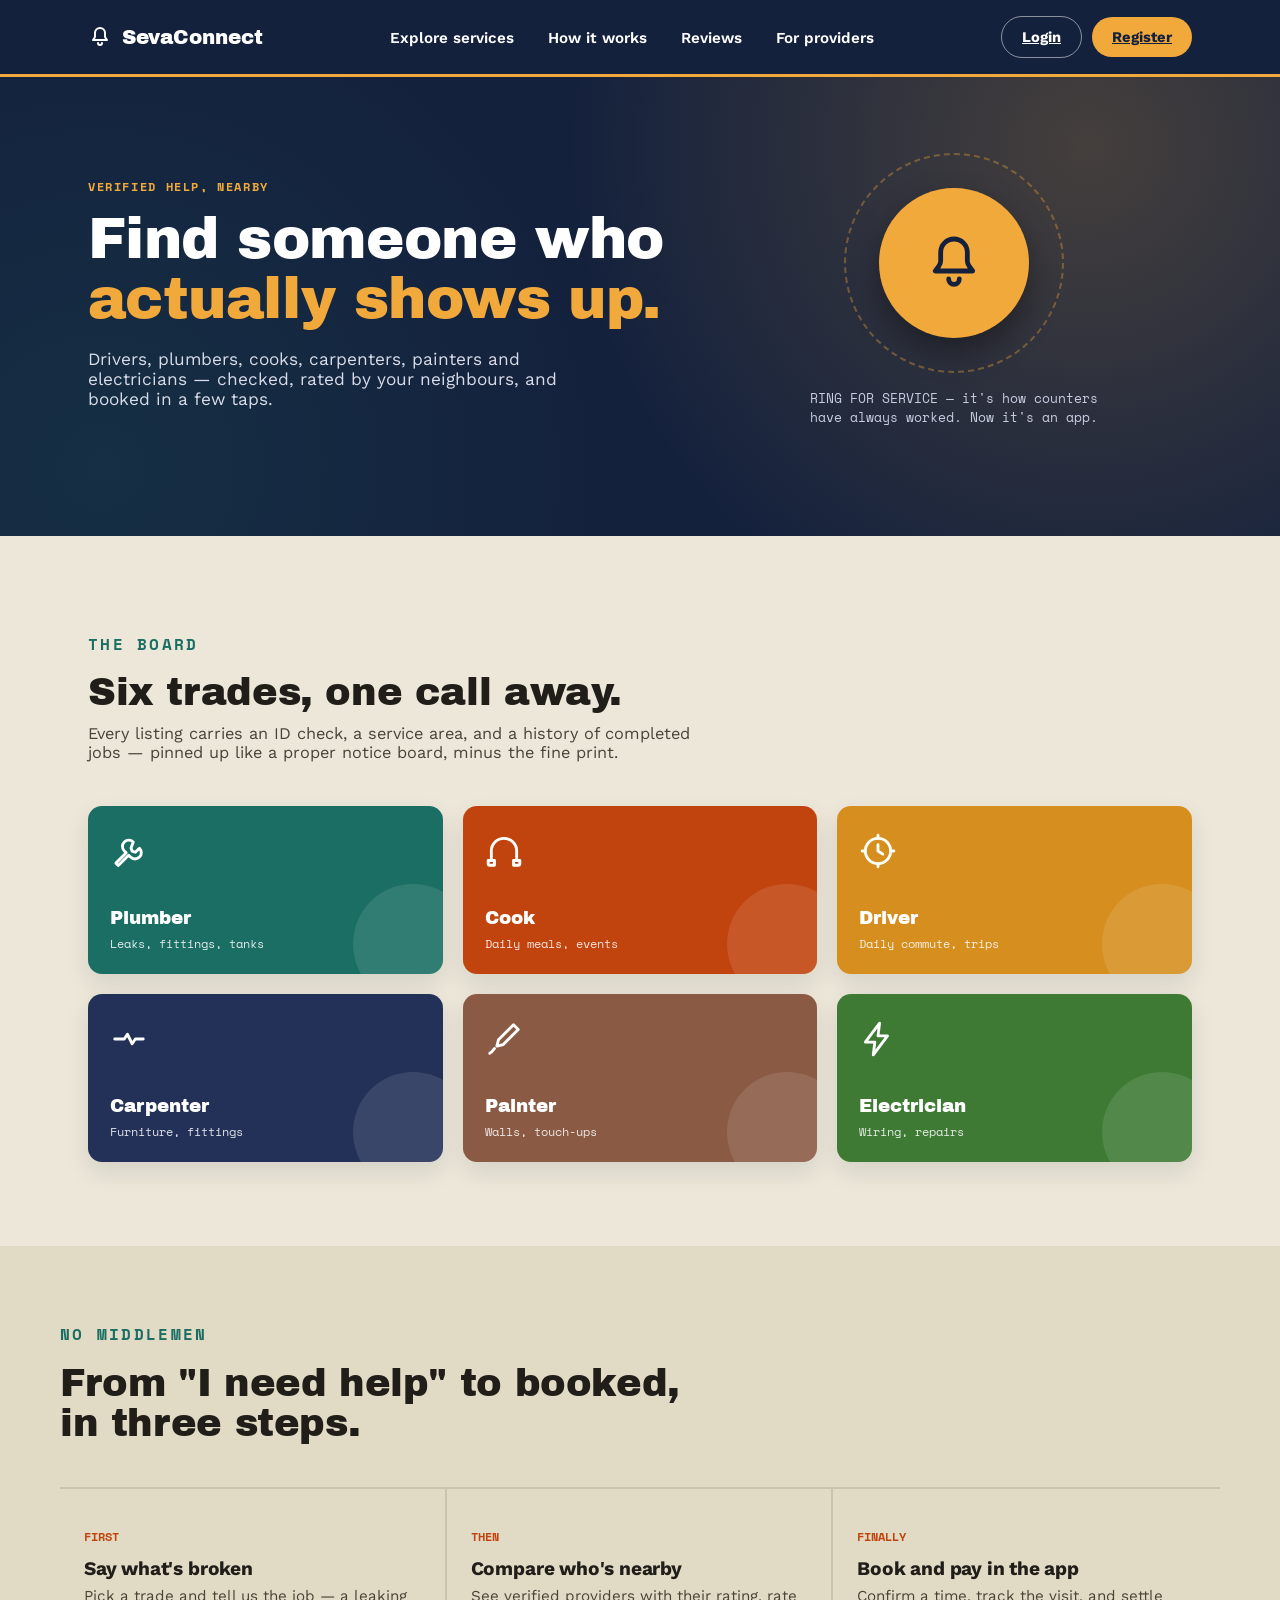
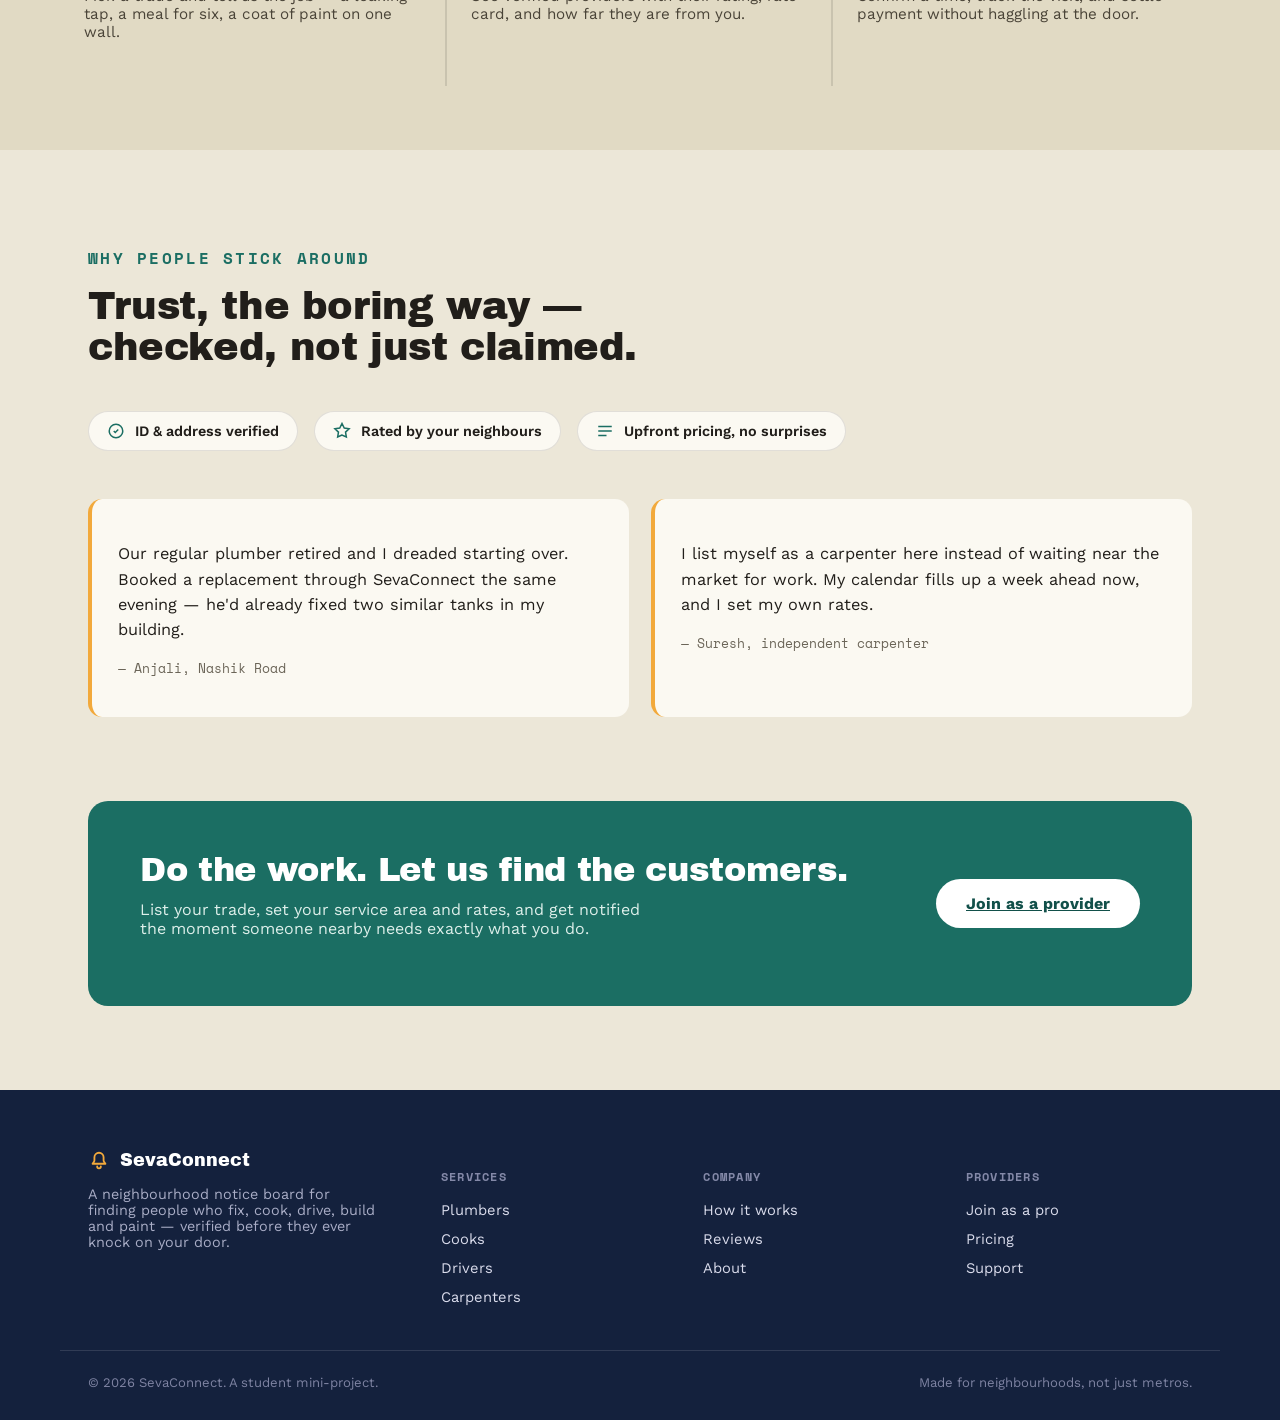
<file: public/index.html>
<!DOCTYPE html>
<html lang="en">
<head>
<meta charset="UTF-8" />
<meta name="viewport" content="width=device-width, initial-scale=1.0" />
<title>SevaConnect — Find someone who actually shows up</title>
<link rel="preconnect" href="https://fonts.googleapis.com">
<link href="https://fonts.googleapis.com/css2?family=Archivo+Black&family=Space+Mono:wght@400;700&family=Work+Sans:wght@400;500;600;700&display=swap" rel="stylesheet">
<link rel="stylesheet" href="index.css">
</head>
<body>
<a href="#main" class="skip-link">Skip to content</a>

<header>
  <nav class="wrap">
    <a href="#main" class="logo">
      <svg class="bell-mini" viewBox="0 0 24 24" fill="none" stroke="currentColor" stroke-width="2" stroke-linecap="round" stroke-linejoin="round"><path d="M12 3a5 5 0 0 0-5 5v3.2c0 .7-.24 1.38-.68 1.93L5 15h14l-1.32-1.87A3.2 3.2 0 0 1 17 11.2V8a5 5 0 0 0-5-5Z"/><path d="M10 18a2 2 0 0 0 4 0"/></svg>
      SevaConnect
    </a>
    <ul class="nav-links" id="navLinks">
      <li><a href="#categories">Explore services</a></li>
      <li><a href="#how">How it works</a></li>
      <li><a href="#trust">Reviews</a></li>
      <li><a href="#for-pros">For providers</a></li>
    </ul>
    <div class="auth-buttons">
      <a href="login.html" class="login-btn">Login</a>
      <a href="register.html" class="register-btn">Register</a>
    </div>
    <button class="hamburger" id="hamburger" aria-label="Toggle menu" aria-expanded="false">
      <span></span><span></span><span></span>
    </button>
  </nav>
</header>

<main id="main">
  <!-- HERO -->
  <section class="hero">
    <div class="wrap hero-grid">
      <div>
        <p class="eyebrow">Verified help, nearby</p>
        <h1>Find someone who <em>actually shows up.</em></h1>
        <p class="lead">Drivers, plumbers, cooks, carpenters, painters and electricians — checked, rated by your neighbours, and booked in a few taps.</p>

        
      </div>

      <div class="bell-stage">
        <div class="bell-ring-wrap">
          <button id="bellBtn" aria-label="Ring for service">
            <svg viewBox="0 0 24 24" fill="none" stroke="currentColor" stroke-width="1.8" stroke-linecap="round" stroke-linejoin="round"><path d="M12 3a5 5 0 0 0-5 5v3.2c0 .7-.24 1.38-.68 1.93L5 15h14l-1.32-1.87A3.2 3.2 0 0 1 17 11.2V8a5 5 0 0 0-5-5Z"/><path d="M10 18a2 2 0 0 0 4 0"/></svg>
          </button>
          <span class="bell-toast" id="bellToast">Ting! Pros notified</span>
        </div>
        <p class="bell-caption">RING FOR SERVICE — it's how counters<br>have always worked. Now it's an app.</p>
      </div>
    </div>
  </section>

  <!-- CATEGORIES -->
  <section class="section" id="categories">
    <div class="wrap">
      <div class="section-head">
        <p class="eyebrow">The board</p>
        <h2>Six trades, one call away.</h2>
        <p>Every listing carries an ID check, a service area, and a history of completed jobs — pinned up like a proper notice board, minus the fine print.</p>
      </div>
      <div class="cat-grid">
        <a class="cat-tile cat-1" href="#providers" data-category="Plumber">
          <svg class="icon" viewBox="0 0 24 24" fill="none" stroke="currentColor" stroke-width="1.8" stroke-linecap="round" stroke-linejoin="round"><path d="M14.7 6.3a4 4 0 0 0-5.66 5.66l1.2 1.2-6.5 6.5 1.5 1.5 6.5-6.5 1.2 1.2a4 4 0 0 0 5.66-5.66l-2.6 2.6-2-.7-.7-2Z"/></svg>
          <div><div class="name">Plumber</div><div class="meta">Leaks, fittings, tanks</div></div>
        </a>
        <a class="cat-tile cat-2" href="#providers" data-category="Cook">
          <svg class="icon" viewBox="0 0 24 24" fill="none" stroke="currentColor" stroke-width="1.8" stroke-linecap="round" stroke-linejoin="round"><path d="M4 18v-6a8 8 0 0 1 16 0v6"/><path d="M2 18h4v3H3a1 1 0 0 1-1-1v-2Z"/><path d="M18 18h4v2a1 1 0 0 1-1 1h-3v-3Z"/></svg>
          <div><div class="name">Cook</div><div class="meta">Daily meals, events</div></div>
        </a>
        <a class="cat-tile cat-3" href="#providers" data-category="Driver">
          <svg class="icon" viewBox="0 0 24 24" fill="none" stroke="currentColor" stroke-width="1.8" stroke-linecap="round" stroke-linejoin="round"><circle cx="12" cy="12" r="8"/><path d="M12 8v4l3 2"/><path d="M12 4V2M4 12H2M12 22v-2M22 12h-2"/></svg>
          <div><div class="name">Driver</div><div class="meta">Daily commute, trips</div></div>
        </a>
        <a class="cat-tile cat-4" href="#providers" data-category="Carpenter">
          <svg class="icon" viewBox="0 0 24 24" fill="none" stroke="currentColor" stroke-width="1.8" stroke-linecap="round" stroke-linejoin="round"><path d="M3 12h6l2-3 3 6 2-3h5"/></svg>
          <div><div class="name">Carpenter</div><div class="meta">Furniture, fittings</div></div>
        </a>
        <a class="cat-tile cat-5" href="#providers" data-category="Painter">
          <svg class="icon" viewBox="0 0 24 24" fill="none" stroke="currentColor" stroke-width="1.8" stroke-linecap="round" stroke-linejoin="round"><path d="M18 3 21 6l-9.5 9.5-4 1 1-4L18 3Z"/><path d="M6 18c-1 1-1 2-3 3"/></svg>
          <div><div class="name">Painter</div><div class="meta">Walls, touch-ups</div></div>
        </a>
        <a class="cat-tile cat-6" href="#providers" data-category="Electrician">
          <svg class="icon" viewBox="0 0 24 24" fill="none" stroke="currentColor" stroke-width="1.8" stroke-linecap="round" stroke-linejoin="round"><path d="M13 2 4 14h6l-1 8 9-12h-6l1-8Z"/></svg>
          <div><div class="name">Electrician</div><div class="meta">Wiring, repairs</div></div>
        </a>
      </div>
    </div>
  </section>

  <!-- HOW IT WORKS -->
  <section class="how" id="how">
    <div class="wrap section" style="padding-top:64px;padding-bottom:64px;">
      <div class="section-head">
        <p class="eyebrow">No middlemen</p>
        <h2>From "I need help" to booked, in three steps.</h2>
      </div>
      <div class="steps">
        <div class="step">
          <p class="tag">FIRST</p>
          <h3>Say what's broken</h3>
          <p>Pick a trade and tell us the job — a leaking tap, a meal for six, a coat of paint on one wall.</p>
        </div>
        <div class="step">
          <p class="tag">THEN</p>
          <h3>Compare who's nearby</h3>
          <p>See verified providers with their rating, rate card, and how far they are from you.</p>
        </div>
        <div class="step">
          <p class="tag">FINALLY</p>
          <h3>Book and pay in the app</h3>
          <p>Confirm a time, track the visit, and settle payment without haggling at the door.</p>
        </div>
      </div>
    </div>
  </section>

  <!-- TRUST -->
  <section class="section" id="trust">
    <div class="wrap">
      <div class="section-head">
        <p class="eyebrow">Why people stick around</p>
        <h2>Trust, the boring way — checked, not just claimed.</h2>
      </div>
      <div class="trust-strip">
        <div class="trust-badge">
          <svg viewBox="0 0 24 24" fill="none" stroke="currentColor" stroke-width="2"><path d="M9 12l2 2 4-4"/><circle cx="12" cy="12" r="9"/></svg>
          ID &amp; address verified
        </div>
        <div class="trust-badge">
          <svg viewBox="0 0 24 24" fill="none" stroke="currentColor" stroke-width="2"><path d="M12 17.3 6.2 20l1.1-6.5L2.5 9l6.5-1L12 2l3 6 6.5 1-4.8 4.5 1.1 6.5z"/></svg>
          Rated by your neighbours
        </div>
        <div class="trust-badge">
          <svg viewBox="0 0 24 24" fill="none" stroke="currentColor" stroke-width="2"><path d="M3 6h18M3 12h18M3 18h11"/></svg>
          Upfront pricing, no surprises
        </div>
      </div>

      <div class="testimonials">
        <div class="testimonial">
          <p class="quote">Our regular plumber retired and I dreaded starting over. Booked a replacement through SevaConnect the same evening — he'd already fixed two similar tanks in my building.</p>
          <p class="who">— Anjali, Nashik Road</p>
        </div>
        <div class="testimonial">
          <p class="quote">I list myself as a carpenter here instead of waiting near the market for work. My calendar fills up a week ahead now, and I set my own rates.</p>
          <p class="who">— Suresh, independent carpenter</p>
        </div>
      </div>
    </div>
  </section>

  <!-- FOR PROVIDERS -->
  <section class="section" id="for-pros" style="padding-top:0;">
    <div class="wrap">
      <div class="pro-cta">
        <div>
          <h2>Do the work. Let us find the customers.</h2>
          <p>List your trade, set your service area and rates, and get notified the moment someone nearby needs exactly what you do.</p>
        </div>
        <a href="register.html" class="btn-white">Join as a provider</a>
      </div>
    </div>
  </section>
</main>

<footer>
  <div class="wrap footer-grid">
    <div>
      <div class="footer-logo">
        <svg viewBox="0 0 24 24" fill="none" stroke="currentColor" stroke-width="2" stroke-linecap="round" stroke-linejoin="round"><path d="M12 3a5 5 0 0 0-5 5v3.2c0 .7-.24 1.38-.68 1.93L5 15h14l-1.32-1.87A3.2 3.2 0 0 1 17 11.2V8a5 5 0 0 0-5-5Z"/><path d="M10 18a2 2 0 0 0 4 0"/></svg>
        SevaConnect
      </div>
      <p class="about">A neighbourhood notice board for finding people who fix, cook, drive, build and paint — verified before they ever knock on your door.</p>
    </div>
    <div>
      <h4>Services</h4>
      <ul>
        <li><a href="#categories">Plumbers</a></li>
        <li><a href="#categories">Cooks</a></li>
        <li><a href="#categories">Drivers</a></li>
        <li><a href="#categories">Carpenters</a></li>
      </ul>
    </div>
    <div>
      <h4>Company</h4>
      <ul>
        <li><a href="#how">How it works</a></li>
        <li><a href="#trust">Reviews</a></li>
        <li><a href="#">About</a></li>
      </ul>
    </div>
    <div>
      <h4>Providers</h4>
      <ul>
        <li><a href="#for-pros">Join as a pro</a></li>
        <li><a href="#">Pricing</a></li>
        <li><a href="#">Support</a></li>
      </ul>
    </div>
  </div>
  <div class="wrap footer-bottom">
    <span>© 2026 SevaConnect. A student mini-project.</span>
    <span>Made for neighbourhoods, not just metros.</span>
  </div>
</footer>


<div id="providerModal" class="provider-modal" aria-hidden="true">
  <div class="provider-modal-backdrop" data-close-modal></div>

  <section class="provider-modal-content"
           role="dialog"
           aria-modal="true"
           aria-labelledby="providerModalTitle">

    <button type="button"
            id="closeProviderModal"
            class="provider-modal-close"
            aria-label="Close providers">&times;</button>

    <p class="eyebrow">FIND YOUR PROFESSIONAL</p>
    <h2 id="providerModalTitle">Available providers</h2>
    <p id="providerModalMessage">Choose a service to find providers.</p>

    <div id="providerModalGrid" class="provider-modal-grid"></div>
  </section>
</div>

<script src="index.js"></script>

</body>
</html>
</file>
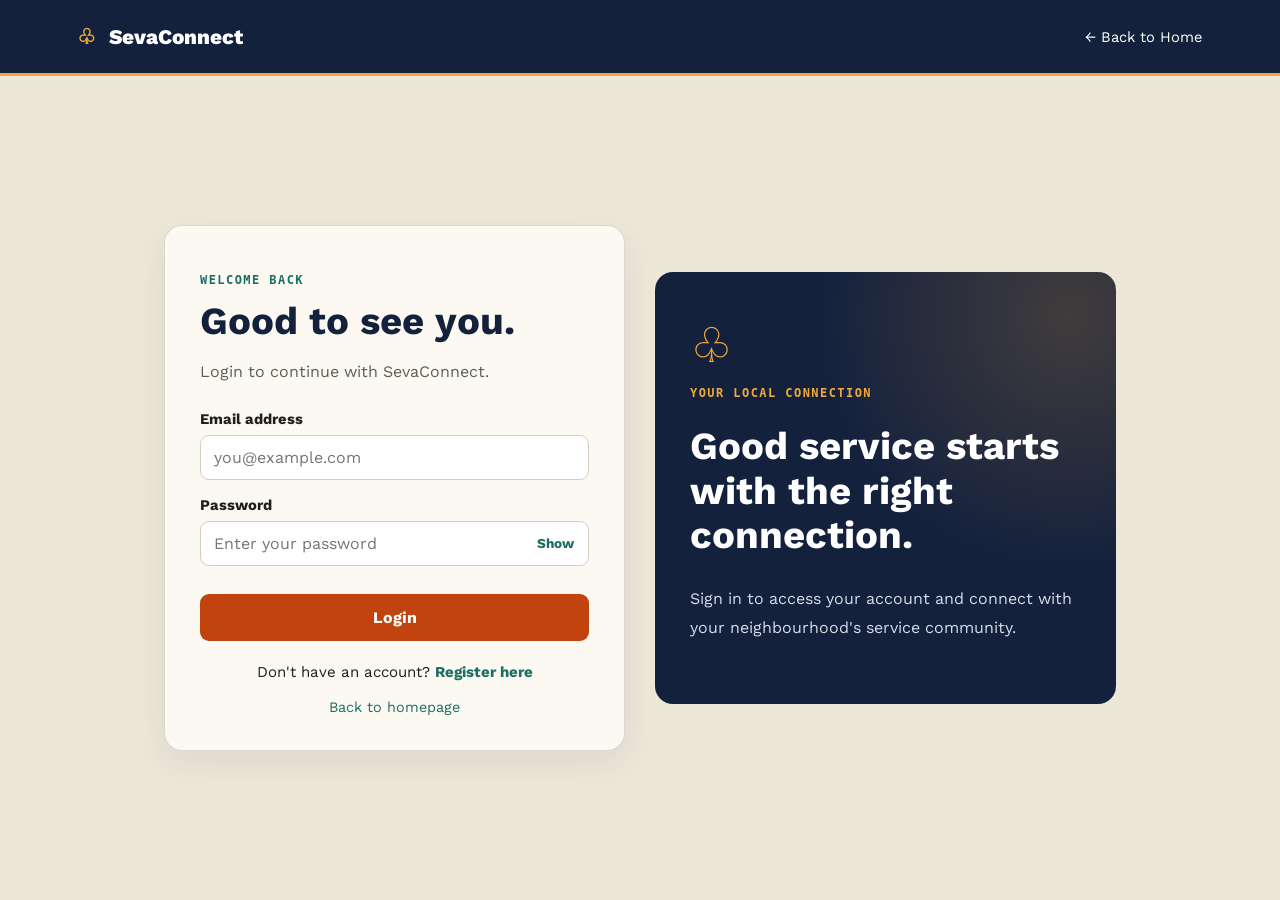
<file: public/login.html>
<!DOCTYPE html>
<html lang="en">
<head>
  <meta charset="UTF-8">
  <meta name="viewport" content="width=device-width, initial-scale=1.0">
  <title>Login | SevaConnect</title>
  <link rel="stylesheet" href="login.css">
</head>
<body>

  <header class="auth-header">
    <a href="index.html" class="logo">
      <span class="logo-icon">♧</span> SevaConnect
    </a>
    <a href="index.html" class="back-link">← Back to Home</a>
  </header>

  <main class="login-container">
    <section class="login-card">
      <div class="auth-heading">
        <p class="eyebrow">WELCOME BACK</p>
        <h1>Good to see you.</h1>
        <p>Login to continue with SevaConnect.</p>
      </div>

      <form id="loginForm">
        <label for="email">Email address</label>
        <input
          type="email"
          id="email"
          name="email"
          placeholder="you@example.com"
          autocomplete="email"
          required
        >

        <label for="password">Password</label>
        <div class="password-wrap">
          <input
            type="password"
            id="password"
            name="password"
            placeholder="Enter your password"
            autocomplete="current-password"
            required
          >
          <button type="button" id="togglePassword"
                  class="password-toggle"
                  aria-label="Show password"
                  aria-pressed="false">
            Show
          </button>
        </div>

        <p id="formMessage" class="form-message" role="status"
           aria-live="polite"></p>

        <button type="submit" class="submit-btn" id="submitBtn">
          Login
        </button>
      </form>

      <p class="auth-switch">
        Don't have an account?
        <a href="register.html">Register here</a>
      </p>

      <a href="index.html" class="home-link">Back to homepage</a>
    </section>

    <aside class="login-side">
      <span class="side-icon">♧</span>
      <p class="eyebrow">YOUR LOCAL CONNECTION</p>
      <h2>Good service starts with the right connection.</h2>
      <p>
        Sign in to access your account and connect with your
        neighbourhood's service community.
      </p>
    </aside>
  </main>

  <script src="login.js"></script>
</body>
</html>
</file>
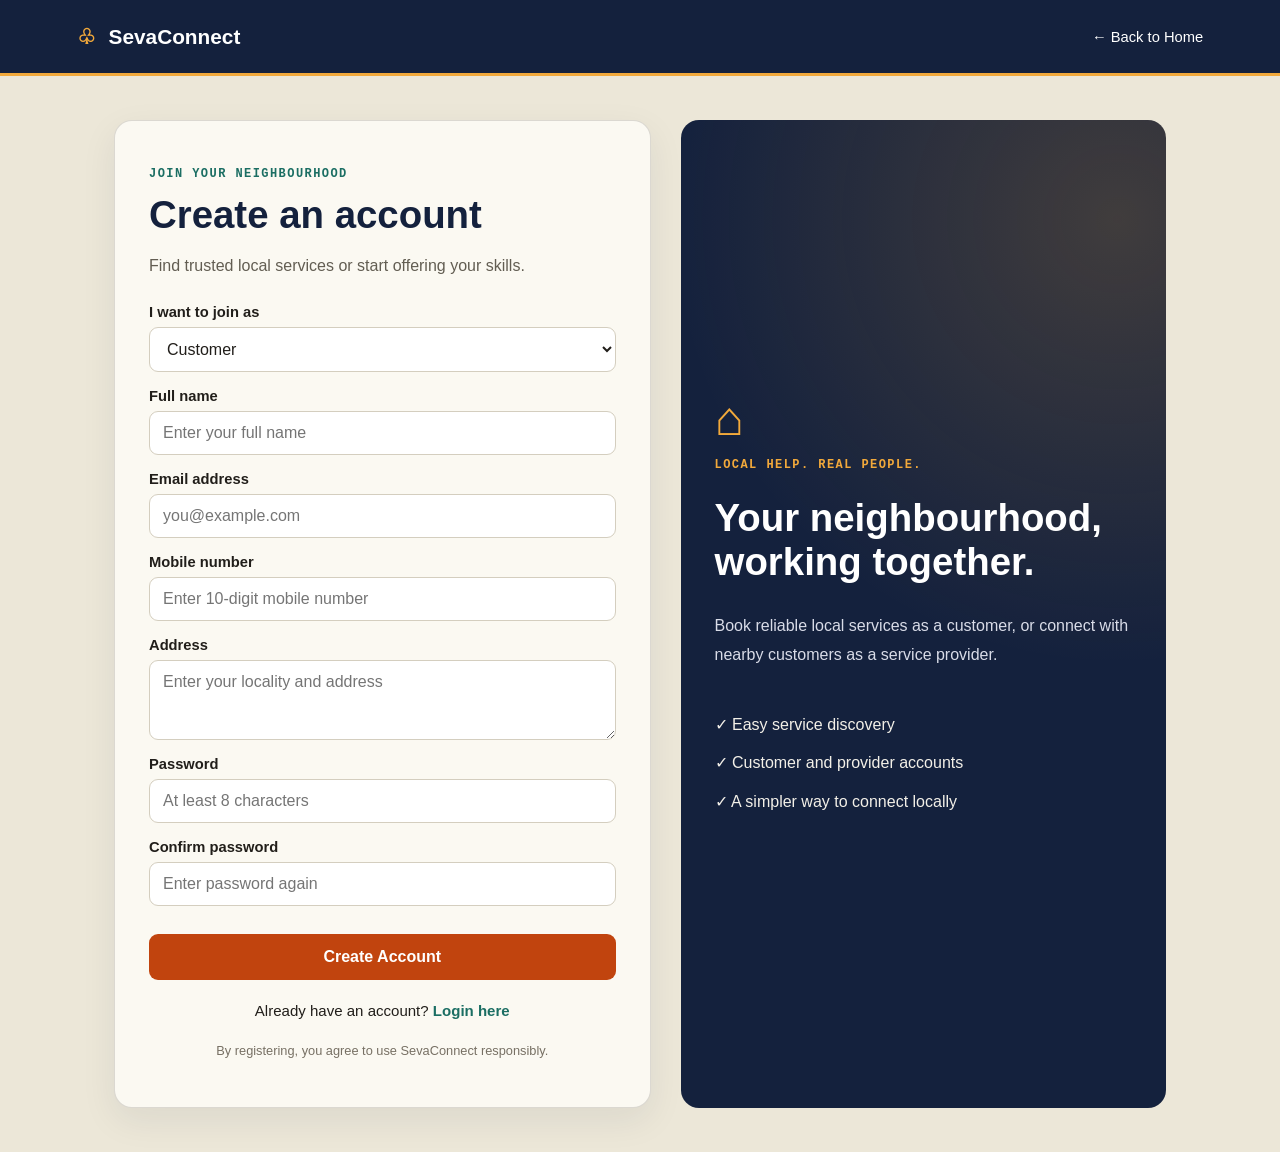
<file: public/register.html>
<!DOCTYPE html>
<html lang="en">
<head>
  <meta charset="UTF-8">
  <meta name="viewport" content="width=device-width, initial-scale=1.0">
  <title>Register</title>
  <link rel="stylesheet" href="register.css">
</head>
<body>

  <header class="auth-header">
    <a href="index.html" class="logo">
      <span class="logo-icon">♧</span> SevaConnect
    </a>
    <a href="index.html" class="back-link">← Back to Home</a>
  </header>

  <main class="auth-container">
    <section class="auth-card">
      <div class="auth-heading">
        <p class="eyebrow">JOIN YOUR NEIGHBOURHOOD</p>
        <h1>Create an account</h1>
        <p>Find trusted local services or start offering your skills.</p>
      </div>

      <form id="registerForm">
        <label for="role">I want to join as</label>
        <select id="role" name="role" required>
          <option value="customer">Customer</option>
          <option value="provider">Service Provider</option>
        </select>

        <label for="name">Full name</label>
        <input
          type="text"
          id="name"
          name="name"
          placeholder="Enter your full name"
          autocomplete="name"
          minlength="2"
          required
        >

        <label for="email">Email address</label>
        <input
          type="email"
          id="email"
          name="email"
          placeholder="you@example.com"
          autocomplete="email"
          required
        >

        <label for="phone">Mobile number</label>
        <input
          type="tel"
          id="phone"
          name="phone"
          placeholder="Enter 10-digit mobile number"
          inputmode="numeric"
          pattern="[6-9][0-9]{9}"
          title="Enter a valid 10-digit Indian mobile number"
          autocomplete="tel"
          required
        >

        <div id="providerFields" hidden>
          <label for="service">Service category</label>
          <select id="service" name="service">
            <option value="">Select your service</option>
            <option value="Plumber">Plumber</option>
            <option value="Cook">Cook</option>
            <option value="Driver">Driver</option>
            <option value="Carpenter">Carpenter</option>
            <option value="Painter">Painter</option>
            <option value="Electrician">Electrician</option>
          </select>

          <label for="experience">Experience (in years)</label>
          <input
            type="number"
            id="experience"
            name="experience"
            min="0"
            max="60"
            placeholder="e.g. 2"
          >
        </div>

        <label for="address">Address</label>
        <textarea
          id="address"
          name="address"
          placeholder="Enter your locality and address"
          rows="3"
          required
        ></textarea>

        <label for="password">Password</label>
        <input
          type="password"
          id="password"
          name="password"
          placeholder="At least 8 characters"
          minlength="8"
          autocomplete="new-password"
          required
        >

        <label for="confirmPassword">Confirm password</label>
        <input
          type="password"
          id="confirmPassword"
          name="confirmPassword"
          placeholder="Enter password again"
          minlength="8"
          autocomplete="new-password"
          required
        >

        <p id="formMessage" class="form-message" role="status"
           aria-live="polite"></p>

        <button type="submit" class="submit-btn" id="submitBtn">
          Create Account
        </button>
      </form>

      <p class="auth-switch">
        Already have an account?
        <a href="login.html">Login here</a>
      </p>

      <p class="terms-note">
        By registering, you agree to use SevaConnect responsibly.
      </p>
    </section>

    <aside class="auth-side">
      <span class="side-icon">⌂</span>
      <p class="eyebrow">LOCAL HELP. REAL PEOPLE.</p>
      <h2>Your neighbourhood, working together.</h2>
      <p>
        Book reliable local services as a customer, or connect with
        nearby customers as a service provider.
      </p>
      <ul>
        <li>✓ Easy service discovery</li>
        <li>✓ Customer and provider accounts</li>
        <li>✓ A simpler way to connect locally</li>
      </ul>
    </aside>
  </main>

  <script src="register.js"></script>
</body>
</html>
</file>
<file: public/index.css>
:root{
    --ink:#14213D;
    --ink-soft:#233158;
    --paper:#ECE7D8;
    --paper-deep:#E1DAC4;
    --card:#FBF9F2;
    --marigold:#F2A93B;
    --marigold-deep:#D68F1F;
    --teal:#1B6E63;
    --teal-deep:#12504A;
    --brick:#C1440E;
    --charcoal:#211E1A;
    --line:rgba(33,30,26,0.12);
    --radius:14px;
}


/* ---------- BASE ---------- */

*{
    box-sizing:border-box;
}

html{
    scroll-behavior:smooth;
}

body{
    margin:0;
    background:var(--paper);
    color:var(--charcoal);
    font-family:'Work Sans', sans-serif;
    -webkit-font-smoothing:antialiased;
}

h1,
h2,
h3{
    font-family:'Archivo Black', sans-serif;
    font-weight:400;
    line-height:1.05;
    margin:0;
    letter-spacing:-0.01em;
}

.eyebrow{
    font-family:'Space Mono', monospace;
    text-transform:uppercase;
    letter-spacing:0.14em;
    font-size:0.72rem;
    font-weight:700;
}

a{
    color:inherit;
}

img,
svg{
    display:block;
}

.wrap{
    max-width:1160px;
    margin:0 auto;
    padding:0 28px;
}

button{
    font-family:inherit;
    cursor:pointer;
}


/* ---------- SKIP LINK ---------- */

.skip-link{
    position:absolute;
    left:-999px;
    top:0;
    background:var(--ink);
    color:#fff;
    padding:10px 16px;
    z-index:100;
}

.skip-link:focus{
    left:12px;
    top:12px;
}


/* ---------- NAV ---------- */

header{
    position:sticky;
    top:0;
    z-index:50;
    background:var(--ink);
    color:#fff;
    border-bottom:3px solid var(--marigold);
}

nav.wrap{
    display:flex;
    align-items:center;
    justify-content:space-between;
    padding-top:16px;
    padding-bottom:16px;
}

.logo{
    display:flex;
    align-items:center;
    gap:10px;
    font-family:'Archivo Black',sans-serif;
    font-size:1.25rem;
    text-decoration:none;
}

.logo .bell-mini{
    width:24px;
    height:24px;
    flex-shrink:0;
}

.nav-links{
    display:flex;
    align-items:center;
    gap:30px;
    list-style:none;
    margin:0;
    padding:0;
}

.nav-links a{
    text-decoration:none;
    font-weight:600;
    font-size:0.95rem;
    padding:6px 2px;
    border-bottom:2px solid transparent;
    transition:border-color .18s ease;
}

.nav-links a:hover,
.nav-links a:focus-visible{
    border-color:var(--marigold);
    outline:none;
}


/* ---------- LOGIN / REGISTER BUTTONS ---------- */

.auth-buttons{
    display:flex;
    align-items:center;
    gap:10px;
}

.login-btn,
.register-btn{
    border:none;
    border-radius:999px;
    padding:11px 20px;
    font-weight:700;
    font-size:0.92rem;
    cursor:pointer;
    transition:transform .15s ease,
                background .15s ease,
                color .15s ease;
}

.login-btn{
    background:transparent;
    color:#fff;
    border:1px solid rgba(255,255,255,.5);
}

.login-btn:hover{
    background:#fff;
    color:var(--ink);
    transform:translateY(-1px);
}

.register-btn{
    background:var(--marigold);
    color:var(--ink);
}

.register-btn:hover{
    background:#fff;
    transform:translateY(-1px);
}


/* ---------- USER MENU ---------- */

.user-menu{
    display:flex;
    align-items:center;
    gap:12px;
    color:#fff;
    font-weight:600;
}

.logout-btn{
    border:1px solid rgba(255,255,255,.5);
    background:transparent;
    color:#fff;
    border-radius:999px;
    padding:9px 16px;
    cursor:pointer;
    transition:background .15s ease,
                color .15s ease;
}

.logout-btn:hover{
    background:#fff;
    color:var(--ink);
}


/* ---------- MOBILE HAMBURGER ---------- */

.hamburger{
    display:none;
    background:none;
    border:2px solid rgba(255,255,255,.4);
    border-radius:8px;
    padding:8px 10px;
    color:#fff;
}

.hamburger span{
    display:block;
    width:20px;
    height:2px;
    background:#fff;
    margin:4px 0;
}


/* ---------- HERO ---------- */

.hero{
    position:relative;
    overflow:hidden;
    background:
        radial-gradient(
            circle at 85% 15%,
            rgba(242,169,59,0.22),
            transparent 45%
        ),
        radial-gradient(
            circle at 8% 85%,
            rgba(27,110,99,0.18),
            transparent 40%
        ),
        var(--ink);
    color:#fff;
    padding:76px 0 96px;
}

.hero-grid{
    display:grid;
    grid-template-columns:1.1fr 0.9fr;
    gap:48px;
    align-items:center;
}

.hero .eyebrow{
    color:var(--marigold);
}

.hero h1{
    font-size:clamp(2.3rem, 5vw, 3.6rem);
    color:#fff;
    margin-top:14px;
}

.hero h1 em{
    font-style:normal;
    color:var(--marigold);
}

.hero p.lead{
    margin-top:20px;
    font-size:1.08rem;
    max-width:46ch;
    color:#D9DCE8;
}


/* ---------- BELL ---------- */

.bell-stage{
    display:flex;
    flex-direction:column;
    align-items:center;
    justify-content:center;
    position:relative;
}

.bell-ring-wrap{
    position:relative;
    width:220px;
    height:220px;
    display:flex;
    align-items:center;
    justify-content:center;
}

.bell-ring-wrap::before{
    content:"";
    position:absolute;
    inset:0;
    border-radius:50%;
    border:2px dashed rgba(242,169,59,.35);
}

#bellBtn{
    background:var(--marigold);
    border:none;
    border-radius:50%;
    width:150px;
    height:150px;
    display:flex;
    align-items:center;
    justify-content:center;
    box-shadow:0 14px 30px rgba(0,0,0,.35);
    transition:transform .15s ease;
}

#bellBtn:hover{
    transform:scale(1.04);
}

#bellBtn:active{
    transform:scale(0.97);
}

#bellBtn svg{
    width:64px;
    height:64px;
    color:var(--ink);
}

#bellBtn.ringing svg{
    animation:ring .5s ease;
}

@keyframes ring{

    0%,
    100%{
        transform:rotate(0deg);
    }

    20%{
        transform:rotate(-14deg);
    }

    40%{
        transform:rotate(12deg);
    }

    60%{
        transform:rotate(-8deg);
    }

    80%{
        transform:rotate(5deg);
    }

}

.bell-caption{
    margin-top:16px;
    font-family:'Space Mono',monospace;
    font-size:0.8rem;
    color:#C9CCE0;
    text-align:center;
}

.bell-toast{
    position:absolute;
    top:-6px;
    right:-10px;
    background:var(--teal);
    color:#fff;
    font-family:'Space Mono',monospace;
    font-size:0.72rem;
    font-weight:700;
    padding:6px 10px;
    border-radius:999px;
    opacity:0;
    transform:translateY(6px) scale(.9);
    transition:opacity .2s ease,
                transform .2s ease;
    white-space:nowrap;
}

.bell-toast.show{
    opacity:1;
    transform:translateY(0) scale(1);
}


/* ---------- REDUCED MOTION ---------- */

@media (prefers-reduced-motion: reduce){

    #bellBtn.ringing svg{
        animation:none;
    }

}


/* ---------- GENERAL SECTIONS ---------- */

.section{
    padding:84px 0;
}

.section-head{
    max-width:640px;
    margin-bottom:44px;
}

.section-head .eyebrow{
    color:var(--teal);
}

.section-head h2{
    font-size:clamp(1.7rem,3.4vw,2.4rem);
    margin-top:10px;
}

.section-head p{
    margin-top:12px;
    font-size:1.02rem;
    color:#484338;
}


/* ---------- CATEGORIES ---------- */

.cat-grid{
    display:grid;
    grid-template-columns:repeat(3,1fr);
    gap:20px;
}

.cat-tile{
    position:relative;
    border-radius:var(--radius);
    padding:26px 22px 22px;
    color:#fff;
    text-decoration:none;
    overflow:hidden;
    min-height:168px;
    display:flex;
    flex-direction:column;
    justify-content:space-between;
    box-shadow:0 10px 24px rgba(20,33,61,.10);
    transition:transform .18s ease,
                box-shadow .18s ease;
    cursor:pointer;
}

.cat-tile:hover,
.cat-tile:focus-visible{
    transform:translateY(-5px);
    box-shadow:0 18px 32px rgba(20,33,61,.20);
    outline:none;
}

.cat-tile .icon{
    width:38px;
    height:38px;
    color:#fff;
    transition:transform .3s ease;
}

.cat-tile:hover .icon,
.cat-tile:focus-visible .icon{
    transform:rotate(-8deg) scale(1.08);
}

.cat-tile .name{
    font-family:'Archivo Black',sans-serif;
    font-size:1.15rem;
    margin-top:16px;
}

.cat-tile .meta{
    font-family:'Space Mono',monospace;
    font-size:0.76rem;
    opacity:.85;
    margin-top:6px;
}

.cat-tile::after{
    content:"";
    position:absolute;
    right:-30px;
    bottom:-30px;
    width:120px;
    height:120px;
    border-radius:50%;
    background:rgba(255,255,255,.10);
}

.cat-1{
    background:var(--teal);
}

.cat-2{
    background:var(--brick);
}

.cat-3{
    background:var(--marigold-deep);
}

.cat-4{
    background:var(--ink-soft);
}

.cat-5{
    background:#8A5A44;
}

.cat-6{
    background:#3E7A34;
}


/* ---------- PROVIDER SECTION ---------- */

.provider-section{
    background:var(--card);
}

.provider-grid{
    display:grid;
    grid-template-columns:repeat(3,1fr);
    gap:20px;
}

.provider-card{
    background:#fff;
    border:1px solid var(--line);
    border-radius:var(--radius);
    padding:24px;
    box-shadow:0 8px 20px rgba(20,33,61,.06);
}

.provider-card h3{
    font-family:'Work Sans',sans-serif;
    font-weight:700;
    font-size:1.15rem;
}

.provider-card p{
    color:#625d52;
    margin-top:8px;
    line-height:1.5;
}

.book-btn{
    width:100%;
    border:none;
    border-radius:9px;
    padding:12px;
    margin-top:16px;
    background:var(--brick);
    color:#fff;
    font-weight:700;
    cursor:pointer;
    transition:background .15s ease,
                transform .15s ease;
}

.book-btn:hover{
    background:#a53a0c;
    transform:translateY(-1px);
}


/* ---------- HOW IT WORKS ---------- */

.how{
    background:var(--paper-deep);
}

.steps{
    display:grid;
    grid-template-columns:repeat(3,1fr);
    gap:0;
    border-top:2px solid var(--line);
}

.step{
    padding:30px 24px;
    border-right:2px solid var(--line);
    position:relative;
}

.step:last-child{
    border-right:none;
}

.step .tag{
    font-family:'Space Mono',monospace;
    font-weight:700;
    font-size:0.78rem;
    color:var(--brick);
}

.step h3{
    font-size:1.2rem;
    margin-top:12px;
    font-family:'Work Sans',sans-serif;
    font-weight:700;
}

.step p{
    margin-top:8px;
    color:#4a4438;
    font-size:0.95rem;
}


/* ---------- TRUST ---------- */

.trust-strip{
    display:flex;
    flex-wrap:wrap;
    gap:16px;
    margin-top:6px;
}

.trust-badge{
    display:flex;
    align-items:center;
    gap:10px;
    background:var(--card);
    border:1px solid var(--line);
    border-radius:999px;
    padding:10px 18px;
    font-size:0.9rem;
    font-weight:600;
}

.trust-badge svg{
    width:18px;
    height:18px;
    color:var(--teal);
}

.testimonials{
    margin-top:48px;
    display:grid;
    grid-template-columns:repeat(2,1fr);
    gap:22px;
}

.testimonial{
    background:var(--card);
    border-radius:var(--radius);
    padding:26px;
    border-left:4px solid var(--marigold);
}

.testimonial p.quote{
    font-size:1.02rem;
    line-height:1.55;
}

.testimonial .who{
    margin-top:14px;
    font-family:'Space Mono',monospace;
    font-size:0.8rem;
    color:#6b6558;
}


/* ---------- PROVIDER CTA ---------- */

.pro-cta{
    background:var(--teal);
    color:#fff;
    border-radius:20px;
    padding:52px;
    margin:0 auto;
    display:grid;
    grid-template-columns:1.3fr auto;
    align-items:center;
    gap:30px;
}

.pro-cta h2{
    color:#fff;
    font-size:clamp(1.6rem,3vw,2.1rem);
}

.pro-cta p{
    margin-top:12px;
    color:#DDEFEA;
    max-width:52ch;
}

.pro-cta .btn-white{
    background:#fff;
    color:var(--teal-deep);
    border:none;
    border-radius:999px;
    padding:15px 30px;
    font-weight:700;
    font-size:1rem;
    white-space:nowrap;
    transition:transform .15s ease;
}

.pro-cta .btn-white:hover{
    transform:translateY(-2px);
}


/* ---------- DASHBOARDS ---------- */

.dashboard{
    padding:70px 0;
    background:var(--paper-deep);
}

.dashboard h2{
    margin-bottom:30px;
}

.dashboard-grid{
    display:grid;
    grid-template-columns:repeat(3,1fr);
    gap:20px;
}

.dashboard-card{
    background:var(--card);
    border-radius:var(--radius);
    padding:24px;
    border:1px solid var(--line);
}

.dashboard-card h3{
    font-family:'Work Sans',sans-serif;
    font-weight:700;
    font-size:1.15rem;
}

.dashboard-card p{
    margin-top:8px;
    color:#625d52;
    line-height:1.5;
}

.dashboard-card button{
    margin-top:15px;
    padding:10px 18px;
    border:none;
    border-radius:8px;
    background:var(--teal);
    color:#fff;
    font-weight:700;
    cursor:pointer;
}

.dashboard-card button:hover{
    background:var(--teal-deep);
}


/* ---------- AUTH MODAL ---------- */

.modal{
    position:fixed;
    inset:0;
    background:rgba(20,33,61,.75);
    display:none;
    align-items:center;
    justify-content:center;
    z-index:200;
    padding:20px;
}

.modal.show{
    display:flex;
}

.modal-content{
    position:relative;
    width:100%;
    max-width:440px;
    max-height:90vh;
    overflow-y:auto;
    background:var(--card);
    border-radius:18px;
    padding:32px;
    box-shadow:0 25px 70px rgba(0,0,0,.35);
}

.modal-content h2{
    font-size:2rem;
    color:var(--ink);
}

.modal-subtitle{
    margin:8px 0 22px;
    color:#625d52;
}

.modal-close{
    position:absolute;
    top:14px;
    right:18px;
    border:none;
    background:transparent;
    font-size:28px;
    cursor:pointer;
    color:var(--ink);
    line-height:1;
}

.modal-close:hover{
    color:var(--brick);
}

.role-selection{
    display:grid;
    grid-template-columns:1fr 1fr;
    gap:10px;
    margin-bottom:20px;
}

.role-btn{
    padding:12px;
    border:1px solid var(--line);
    background:#fff;
    border-radius:9px;
    font-weight:600;
    cursor:pointer;
    transition:background .15s ease,
                color .15s ease;
}

.role-btn.active{
    background:var(--teal);
    color:#fff;
    border-color:var(--teal);
}

.modal-content label{
    display:block;
    margin-top:12px;
    margin-bottom:6px;
    font-weight:600;
}

.modal-content input,
.modal-content select{
    width:100%;
    padding:12px;
    border:1px solid var(--line);
    border-radius:9px;
    background:#fff;
    font-family:inherit;
    font-size:.95rem;
    outline:none;
}

.modal-content input:focus,
.modal-content select:focus{
    border-color:var(--teal);
    box-shadow:0 0 0 3px rgba(27,110,99,.12);
}

.auth-submit{
    width:100%;
    margin-top:22px;
    padding:13px;
    border:none;
    border-radius:9px;
    background:var(--brick);
    color:#fff;
    font-weight:700;
    cursor:pointer;
    font-size:.95rem;
}

.auth-submit:hover{
    background:#a53a0c;
}

.switch-auth{
    text-align:center;
    margin-top:18px;
    font-size:.9rem;
}

.switch-auth button{
    border:none;
    background:transparent;
    color:var(--teal);
    font-weight:700;
    cursor:pointer;
}

.switch-auth button:hover{
    text-decoration:underline;
}


/* ---------- FOOTER ---------- */

footer{
    background:var(--ink);
    color:#C9CCE0;
    padding:60px 0 30px;
}

.footer-grid{
    display:grid;
    grid-template-columns:1.4fr repeat(3,1fr);
    gap:36px;
}

.footer-logo{
    display:flex;
    align-items:center;
    gap:10px;
    color:#fff;
    font-family:'Archivo Black',sans-serif;
    font-size:1.1rem;
}

.footer-logo svg{
    width:22px;
    height:22px;
    color:var(--marigold);
}

footer .about{
    margin-top:14px;
    font-size:0.9rem;
    max-width:32ch;
    color:#A9ADC6;
}

footer h4{
    font-family:'Space Mono',monospace;
    font-size:0.78rem;
    text-transform:uppercase;
    letter-spacing:.1em;
    color:#8489A8;
    margin-bottom:14px;
}

footer ul{
    list-style:none;
    margin:0;
    padding:0;
    display:flex;
    flex-direction:column;
    gap:10px;
}

footer a{
    text-decoration:none;
    font-size:0.92rem;
    color:#DADCEC;
}

footer a:hover{
    color:var(--marigold);
}

.footer-bottom{
    margin-top:44px;
    padding-top:24px;
    border-top:1px solid rgba(255,255,255,.12);
    display:flex;
    justify-content:space-between;
    flex-wrap:wrap;
    gap:10px;
    font-size:0.82rem;
    color:#7E83A2;
}


/* =========================================================
   RESPONSIVE
   ========================================================= */

@media (max-width:880px){

    /* ---------- NAVIGATION ---------- */

    nav.wrap{
        position:relative;
    }

    .nav-links{
        position:fixed;
        top:64px;
        left:0;
        right:0;
        background:var(--ink);
        flex-direction:column;
        align-items:flex-start;
        gap:0;
        padding:10px 28px 20px;
        transform:translateY(-140%);
        transition:transform .25s ease;
        border-bottom:3px solid var(--marigold);
    }

    .nav-links.open{
        transform:translateY(0);
    }

    .nav-links li{
        width:100%;
        padding:12px 0;
        border-bottom:1px solid rgba(255,255,255,.08);
    }

    .hamburger{
        display:block;
    }


    /* ---------- AUTH BUTTONS ---------- */

    .auth-buttons{
        margin-left:auto;
        margin-right:10px;
    }

    .login-btn,
    .register-btn{
        padding:9px 14px;
        font-size:.84rem;
    }


    /* ---------- USER MENU ---------- */

    .user-menu{
        margin-left:auto;
        margin-right:10px;
        gap:7px;
        font-size:.85rem;
    }

    .logout-btn{
        padding:8px 12px;
        font-size:.82rem;
    }


    /* ---------- HERO ---------- */

    .hero-grid{
        grid-template-columns:1fr;
    }

    .bell-stage{
        order:-1;
        margin-bottom:10px;
    }


    /* ---------- CATEGORIES ---------- */

    .cat-grid{
        grid-template-columns:repeat(2,1fr);
    }


    /* ---------- PROVIDERS ---------- */

    .provider-grid{
        grid-template-columns:1fr;
    }


    /* ---------- HOW IT WORKS ---------- */

    .steps{
        grid-template-columns:1fr;
    }

    .step{
        border-right:none;
        border-bottom:2px solid var(--line);
    }


    /* ---------- TESTIMONIALS ---------- */

    .testimonials{
        grid-template-columns:1fr;
    }


    /* ---------- PROVIDER CTA ---------- */

    .pro-cta{
        grid-template-columns:1fr;
        text-align:left;
        padding:36px;
    }


    /* ---------- DASHBOARD ---------- */

    .dashboard-grid{
        grid-template-columns:1fr;
    }


    /* ---------- FOOTER ---------- */

    .footer-grid{
        grid-template-columns:1fr 1fr;
    }

}


/* =========================================================
   MOBILE
   ========================================================= */

@media (max-width:520px){

    .wrap{
        padding:0 18px;
    }


    /* ---------- NAV ---------- */

    nav.wrap{
        padding-top:12px;
        padding-bottom:12px;
    }

    .logo{
        font-size:1.05rem;
    }

    .logo .bell-mini{
        width:21px;
        height:21px;
    }

    .auth-buttons{
        gap:6px;
        margin-right:6px;
    }

    .login-btn,
    .register-btn{
        padding:8px 11px;
        font-size:.78rem;
    }

    .hamburger{
        padding:7px 8px;
    }


    /* ---------- HERO ---------- */

    .hero{
        padding:55px 0 70px;
    }

    .hero h1{
        font-size:2.25rem;
    }

    .hero p.lead{
        font-size:1rem;
    }


    /* ---------- BELL ---------- */

    .bell-ring-wrap{
        width:180px;
        height:180px;
    }

    #bellBtn{
        width:120px;
        height:120px;
    }

    #bellBtn svg{
        width:52px;
        height:52px;
    }


    /* ---------- CATEGORIES ---------- */

    .cat-grid{
        grid-template-columns:1fr;
    }


    /* ---------- MODAL ---------- */

    .modal{
        padding:12px;
    }

    .modal-content{
        padding:25px 20px;
        border-radius:15px;
    }

    .modal-content h2{
        font-size:1.7rem;
    }

    .role-selection{
        grid-template-columns:1fr;
    }


    /* ---------- DASHBOARD ---------- */

    .dashboard{
        padding:55px 0;
    }


    /* ---------- PROVIDER CTA ---------- */

    .pro-cta{
        padding:30px 22px;
    }


    /* ---------- FOOTER ---------- */

    .footer-grid{
        grid-template-columns:1fr;
    }

}


/* Service providers popup */
.provider-modal {
  display: none;
  position: fixed;
  inset: 0;
  z-index: 9999;
  align-items: center;
  justify-content: center;
  padding: 20px;
}

.provider-modal.open {
  display: flex;
}

.provider-modal-backdrop {
  position: absolute;
  inset: 0;
  background: rgba(10, 18, 36, 0.78);
  backdrop-filter: blur(4px);
}

.provider-modal-content {
  position: relative;
  z-index: 1;
  width: min(900px, 100%);
  max-height: 85vh;
  overflow-y: auto;
  padding: 32px;
  border-radius: 20px;
  background: var(--paper);
  color: var(--ink);
}

.provider-modal-close {
  position: absolute;
  top: 14px;
  right: 18px;
  width: 42px;
  height: 42px;
  border: none;
  border-radius: 50%;
  background: var(--marigold);
  color: var(--ink);
  font-size: 30px;
}

.provider-modal-content h2 {
  margin: 10px 45px 12px 0;
}

.provider-modal-grid {
  display: grid;
  grid-template-columns: repeat(auto-fit, minmax(220px, 1fr));
  gap: 16px;
  margin-top: 24px;
}

.provider-modal-card {
  padding: 20px;
  border: 1px solid var(--line);
  border-radius: var(--radius);
  background: var(--card);
}

.provider-modal-card h3 {
  font-family: 'Work Sans', sans-serif;
  font-size: 1.15rem;
  font-weight: 700;
}

.provider-modal-card p {
  margin-top: 10px;
  line-height: 1.5;
}

.provider-modal-card .provider-price {
  color: var(--teal);
  font-weight: 700;
}

body.modal-open {
  overflow: hidden;
}

@media (max-width: 520px) {
  .provider-modal-content {
    padding: 24px 18px;
    max-height: 90vh;
  }

  .provider-modal-grid {
    grid-template-columns: 1fr;
  }
}
</file>
<file: public/login.css>
@import url('https://fonts.googleapis.com/css2?family=Work+Sans:wght@400;500;600;700;800&display=swap');

@import url("register.css");

.login-container {
  max-width: 1000px;
  min-height: calc(100vh - 76px);
  margin: 0 auto;
  padding: 50px 24px;
  display: grid;
  grid-template-columns: 1fr 1fr;
  gap: 30px;
  align-items: center;
}

.login-card {
  padding: 35px;
  background: var(--card);
  border: 1px solid var(--line);
  border-radius: 18px;
  box-shadow: 0 12px 35px rgba(20, 33, 61, .08);
}

.password-wrap {
  position: relative;
}

.password-wrap input {
  padding-right: 68px;
}

.password-toggle {
  position: absolute;
  right: 9px;
  top: 50%;
  transform: translateY(-50%);
  border: none;
  background: transparent;
  color: var(--teal);
  font-size: .85rem;
  font-weight: 700;
  cursor: pointer;
}

.login-side {
  padding: 45px 35px;
  min-height: 350px;
  border-radius: 18px;
  background:
    radial-gradient(circle at 90% 10%,
      rgba(242,169,59,.2), transparent 45%),
    var(--ink);
  color: white;
  display: flex;
  flex-direction: column;
  justify-content: center;
}

.login-side .eyebrow {
  color: var(--marigold);
}

.login-side h2 {
  margin: 12px 0;
  font-size: clamp(1.8rem, 3vw, 2.5rem);
  line-height: 1.15;
}

.login-side p:not(.eyebrow) {
  color: #D9DCE8;
  line-height: 1.8;
}

.home-link {
  display: block;
  margin-top: 18px;
  text-align: center;
  text-decoration: none;
  font-size: .9rem;
}

@media (max-width: 760px) {
  .login-container {
    grid-template-columns: 1fr;
    max-width: 550px;
    padding: 25px 16px;
  }

  .login-card {
    padding: 25px 21px;
  }

  .login-side {
    padding: 30px;
  }
}
</file>
<file: public/register.css>
:root {
  --ink: #14213D;
  --paper: #ECE7D8;
  --card: #FBF9F2;
  --marigold: #F2A93B;
  --teal: #1B6E63;
  --brick: #C1440E;
  --charcoal: #211E1A;
  --line: rgba(33, 30, 26, 0.15);
}

* {
  box-sizing: border-box;
}

body {
  margin: 0;
  min-height: 100vh;
  background: var(--paper);
  color: var(--charcoal);
  font-family: "Work Sans", Arial, sans-serif;
}

button, input, select, textarea {
  font: inherit;
}

button, a {
  -webkit-tap-highlight-color: transparent;
}

a {
  color: var(--teal);
}

.auth-header {
  min-height: 76px;
  padding: 16px 6%;
  display: flex;
  justify-content: space-between;
  align-items: center;
  gap: 16px;
  background: var(--ink);
  border-bottom: 3px solid var(--marigold);
}

.logo {
  color: white;
  text-decoration: none;
  font-size: 1.3rem;
  font-weight: 800;
}

.logo-icon {
  color: var(--marigold);
  margin-right: 7px;
}

.back-link {
  color: white;
  text-decoration: none;
  font-size: .92rem;
}

.back-link:hover {
  color: var(--marigold);
}

.auth-container {
  max-width: 1100px;
  margin: 44px auto;
  padding: 0 24px;
  display: grid;
  grid-template-columns: 1.05fr .95fr;
  gap: 30px;
  align-items: stretch;
}

.auth-card {
  background: var(--card);
  border: 1px solid var(--line);
  border-radius: 18px;
  padding: 34px;
  box-shadow: 0 12px 35px rgba(20, 33, 61, .08);
}

.auth-heading {
  margin-bottom: 25px;
}

.eyebrow {
  color: var(--teal);
  font-family: monospace;
  font-size: .75rem;
  font-weight: bold;
  letter-spacing: .12em;
}

.auth-heading h1 {
  margin: 12px 0;
  color: var(--ink);
  font-size: clamp(1.8rem, 4vw, 2.4rem);
  line-height: 1.15;
}

.auth-heading p:last-child {
  color: #625D52;
  line-height: 1.6;
}

form label {
  display: block;
  margin: 16px 0 7px;
  font-weight: 700;
  font-size: .92rem;
}

form input,
form select,
form textarea {
  display: block;
  width: 100%;
  padding: 12px 13px;
  border: 1px solid #D4CEBF;
  border-radius: 9px;
  background: #fff;
  color: var(--charcoal);
  outline: none;
}

form textarea {
  resize: vertical;
}

form input:focus,
form select:focus,
form textarea:focus {
  border-color: var(--teal);
  box-shadow: 0 0 0 3px rgba(27, 110, 99, .12);
}

.submit-btn {
  width: 100%;
  margin-top: 16px;
  padding: 14px;
  border: none;
  border-radius: 9px;
  background: var(--brick);
  color: white;
  font-weight: 700;
  cursor: pointer;
  transition: background .2s, transform .2s;
}

.submit-btn:hover {
  background: #A53A0C;
  transform: translateY(-1px);
}

.submit-btn:disabled {
  opacity: .65;
  cursor: wait;
  transform: none;
}

.form-message {
  margin: 12px 0 0;
  font-size: .9rem;
  line-height: 1.5;
}

.form-message.error {
  color: #B42318;
}

.form-message.success {
  color: var(--teal);
}

.auth-switch {
  margin-top: 22px;
  text-align: center;
  font-size: .94rem;
}

.auth-switch a {
  font-weight: 700;
  text-decoration: none;
}

.auth-switch a:hover,
.home-link:hover {
  text-decoration: underline;
}

.terms-note {
  margin-top: 22px;
  text-align: center;
  color: #777064;
  font-size: .8rem;
  line-height: 1.5;
}

.auth-side {
  padding: 44px 34px;
  border-radius: 18px;
  background:
    radial-gradient(circle at 90% 10%,
      rgba(242,169,59,.2), transparent 45%),
    var(--ink);
  color: white;
  display: flex;
  flex-direction: column;
  justify-content: center;
}

.side-icon {
  color: var(--marigold);
  font-size: 3rem;
}

.auth-side h2,
.login-side h2 {
  margin: 12px 0;
  font-size: clamp(1.8rem, 3vw, 2.5rem);
  line-height: 1.15;
}

.auth-side p:not(.eyebrow),
.login-side p:not(.eyebrow) {
  color: #D9DCE8;
  line-height: 1.8;
}

.auth-side .eyebrow,
.login-side .eyebrow {
  color: var(--marigold);
}

.auth-side ul {
  list-style: none;
  padding: 0;
  margin-top: 20px;
  line-height: 2.4;
}

.auth-side li {
  color: #F3F0E8;
}

[hidden] {
  display: none !important;
}

@media (max-width: 760px) {
  .auth-container {
    grid-template-columns: 1fr;
    max-width: 550px;
    margin: 25px auto;
    padding: 0 16px;
  }

  .auth-side {
    padding: 30px;
  }

  .auth-card {
    padding: 25px 21px;
  }
}

@media (max-width: 420px) {
  .auth-header {
    padding: 14px 16px;
  }

  .logo {
    font-size: 1.05rem;
  }

  .back-link {
    font-size: .8rem;
  }
}
</file>
